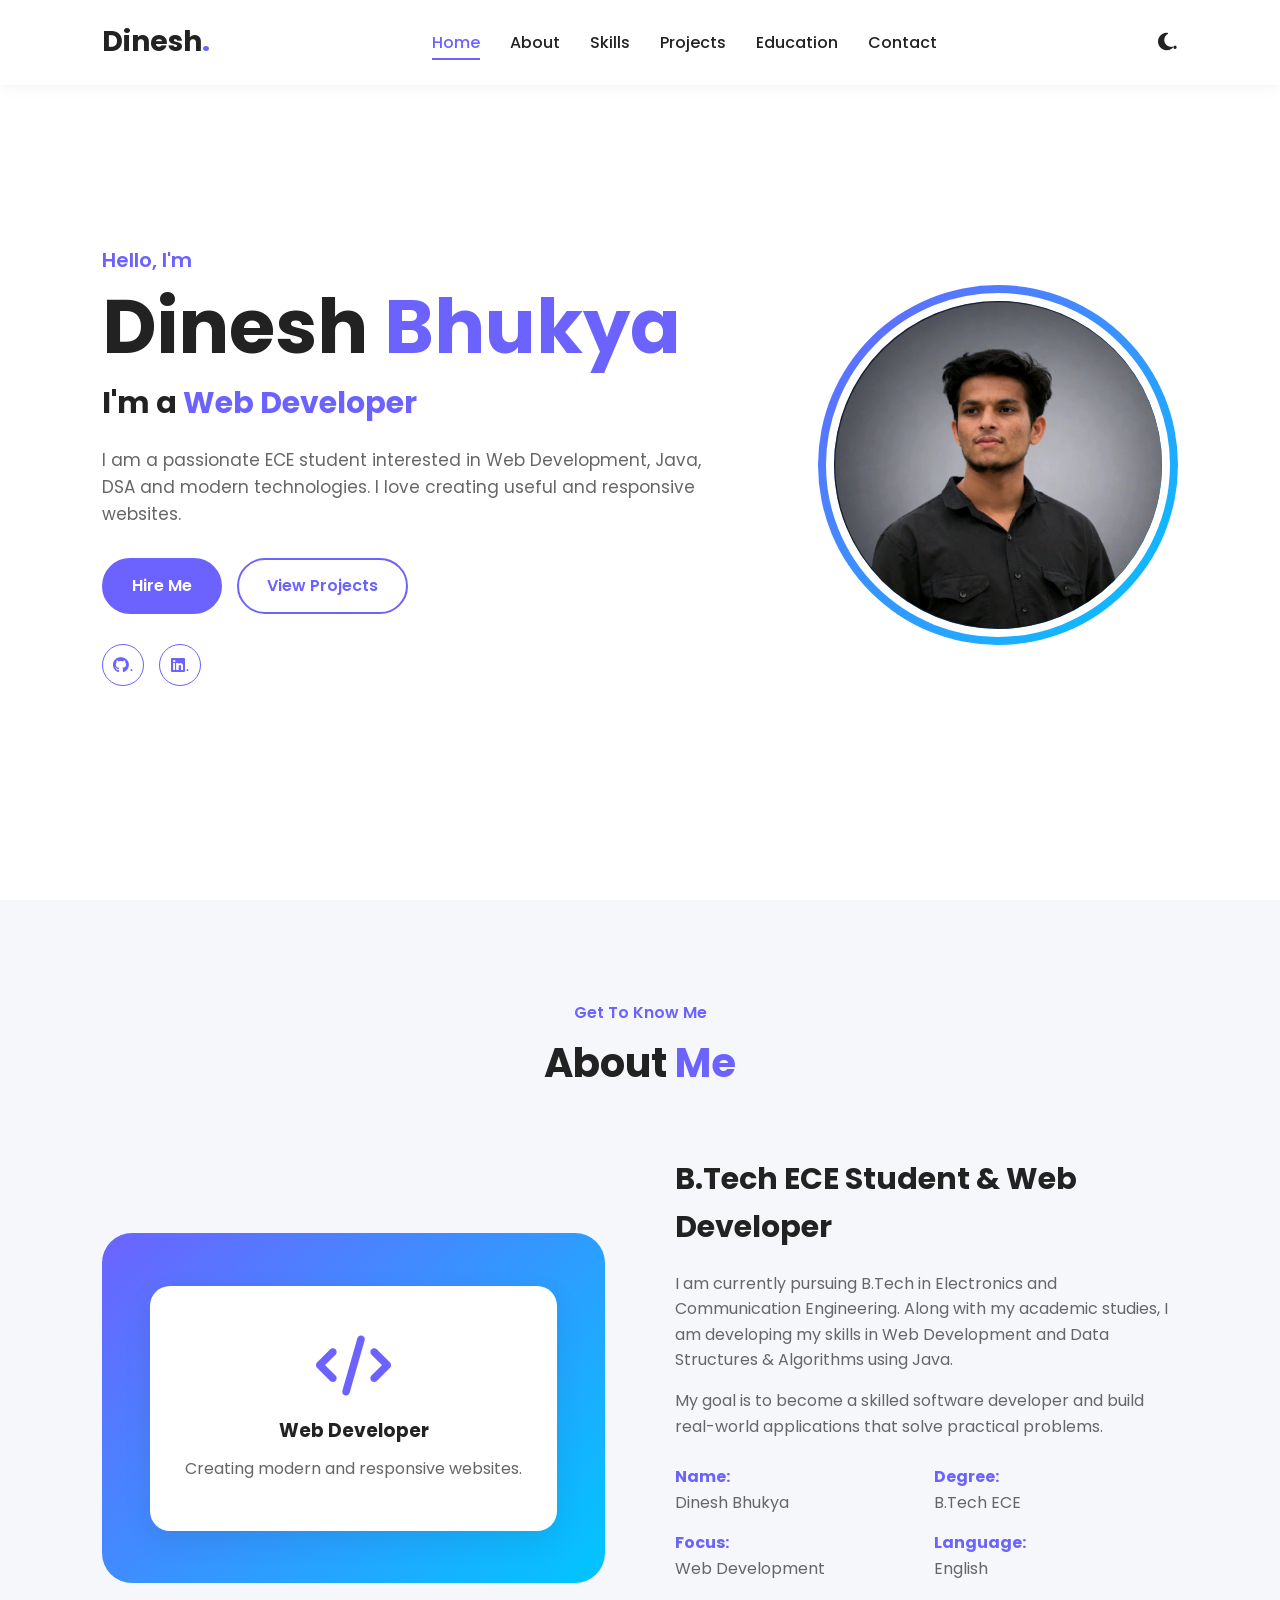
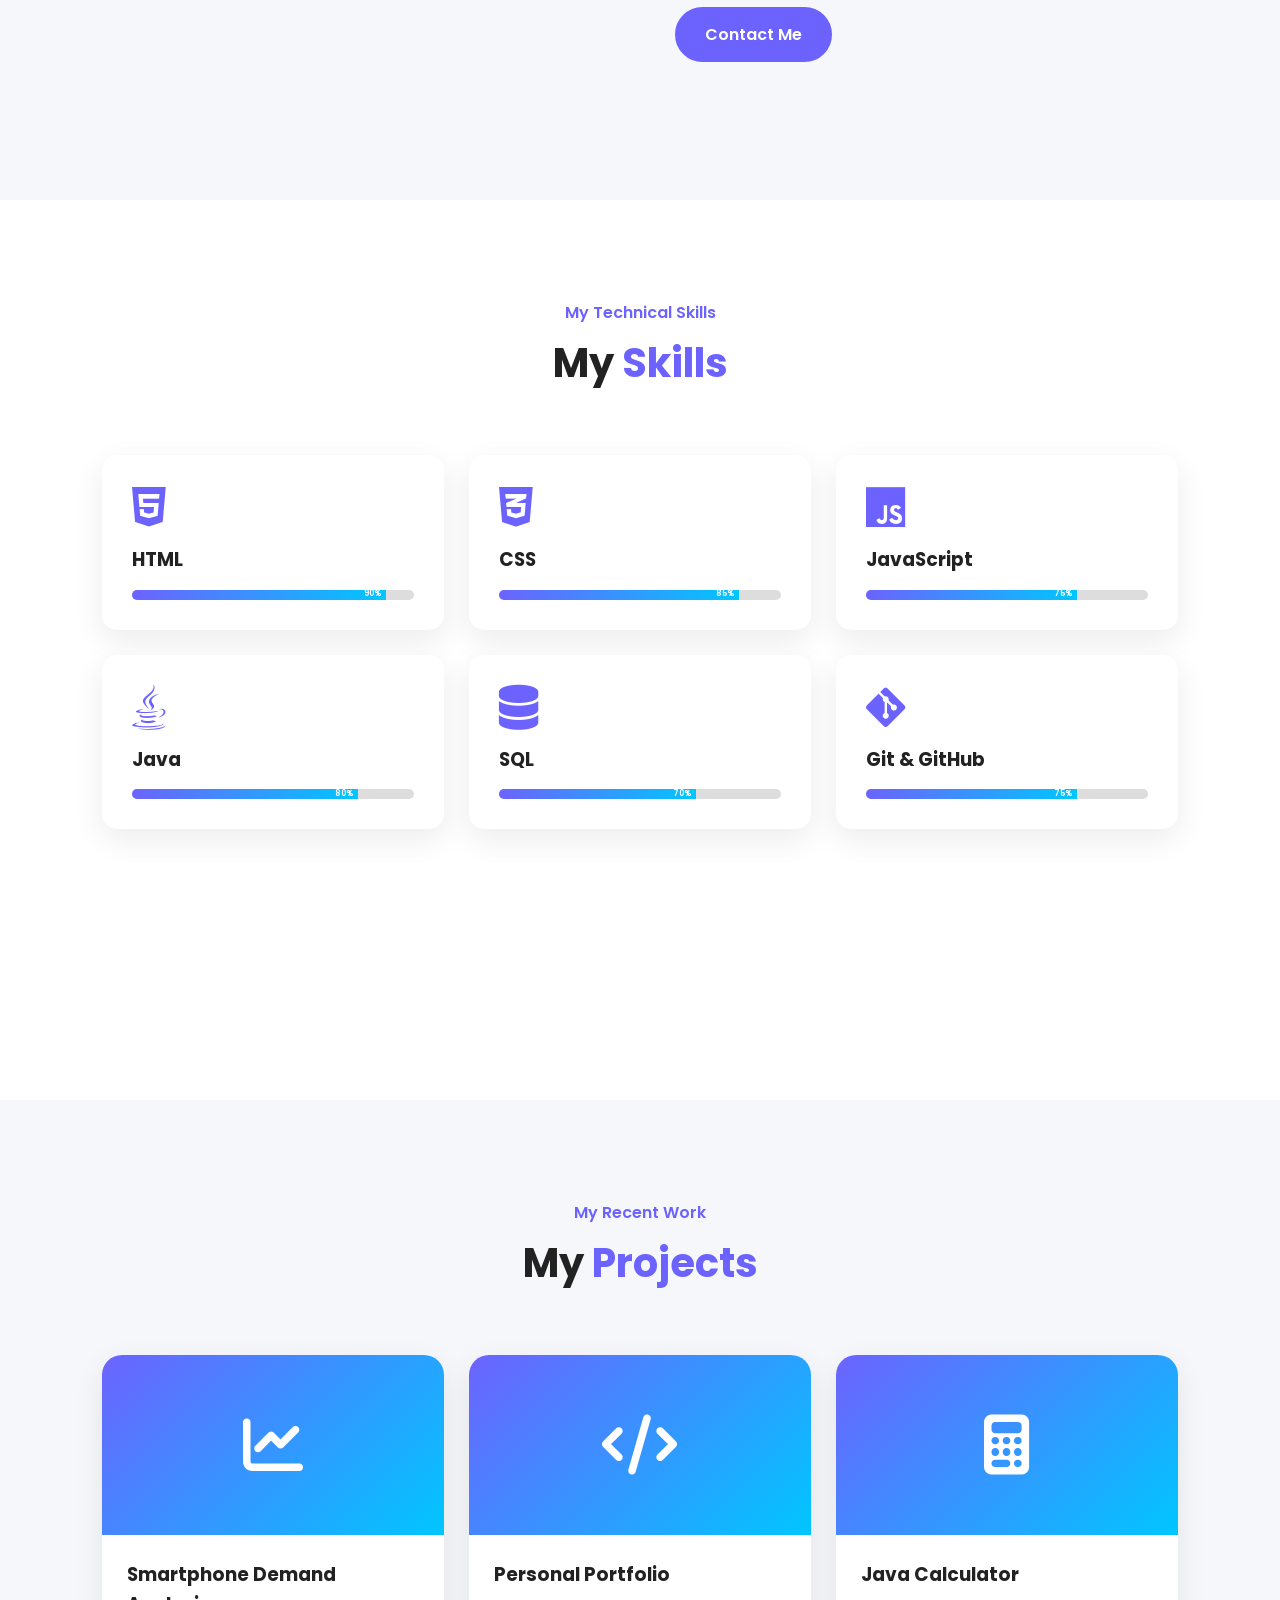
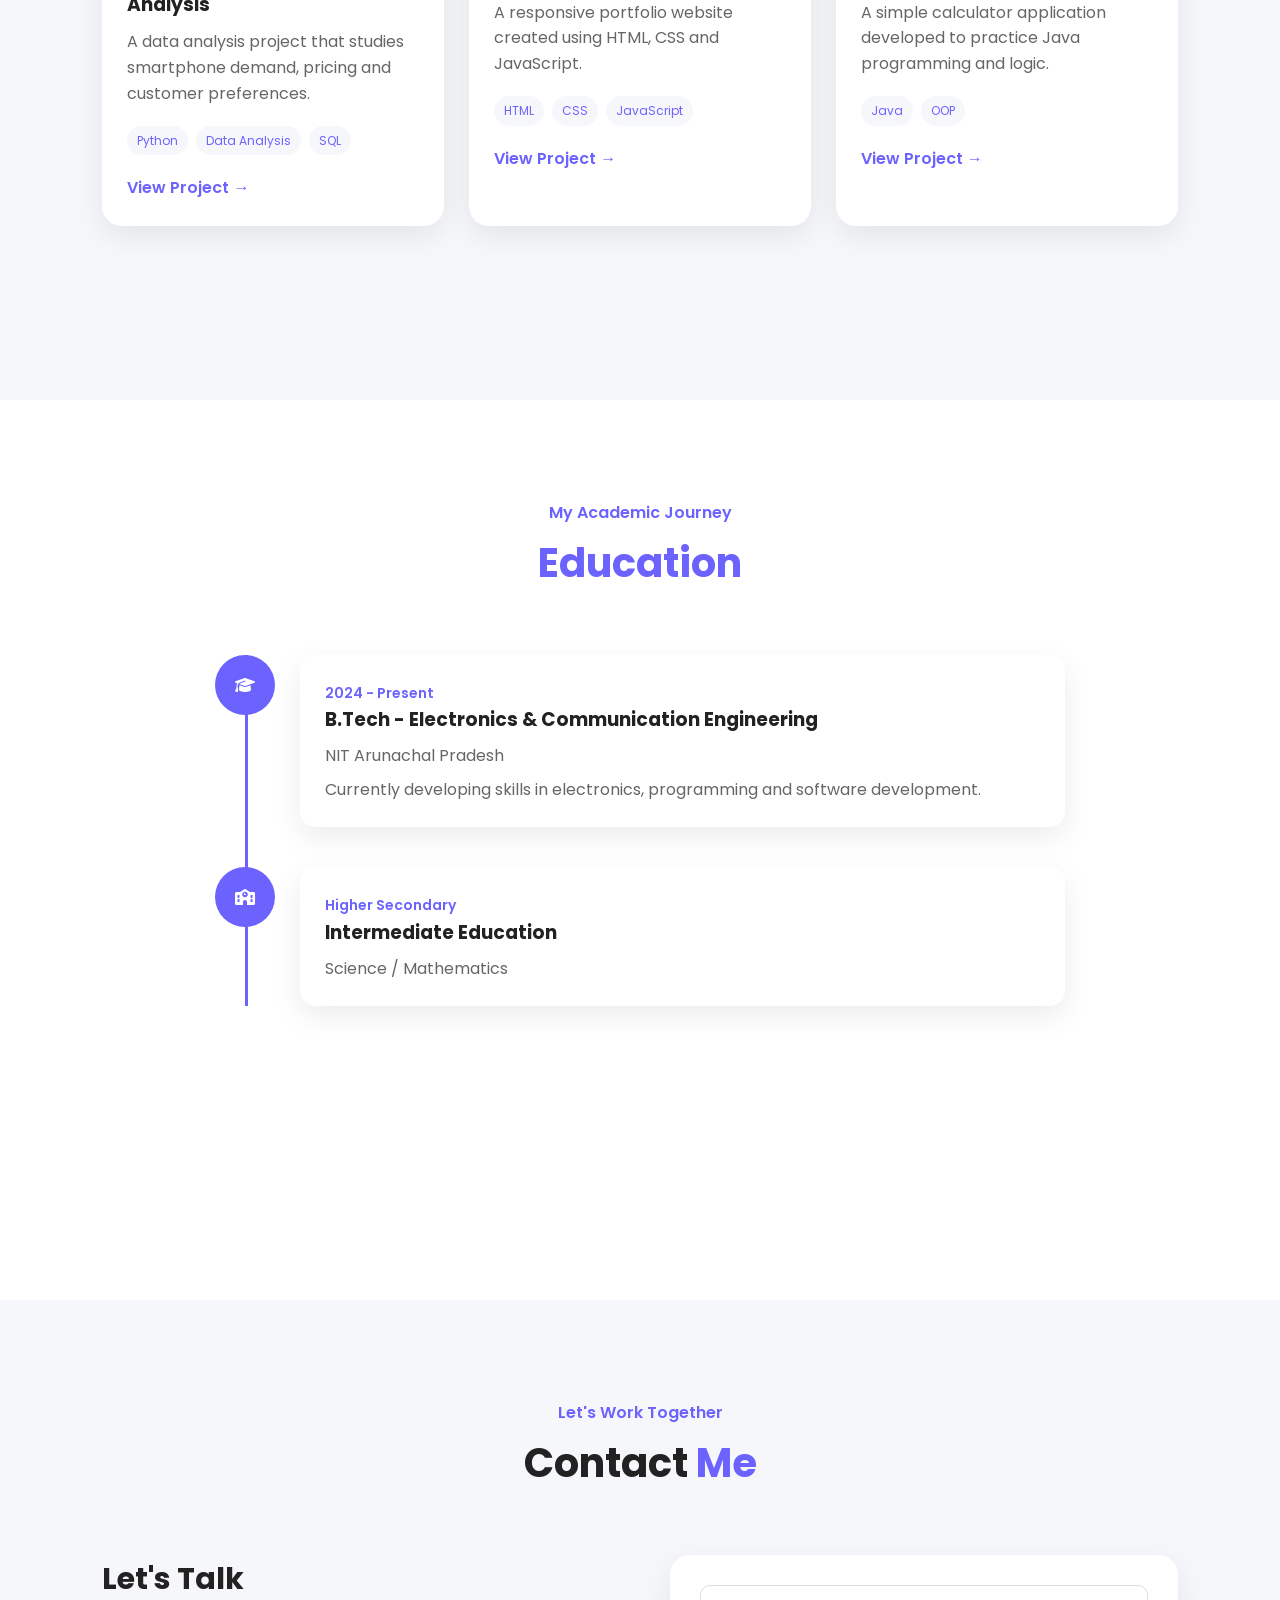
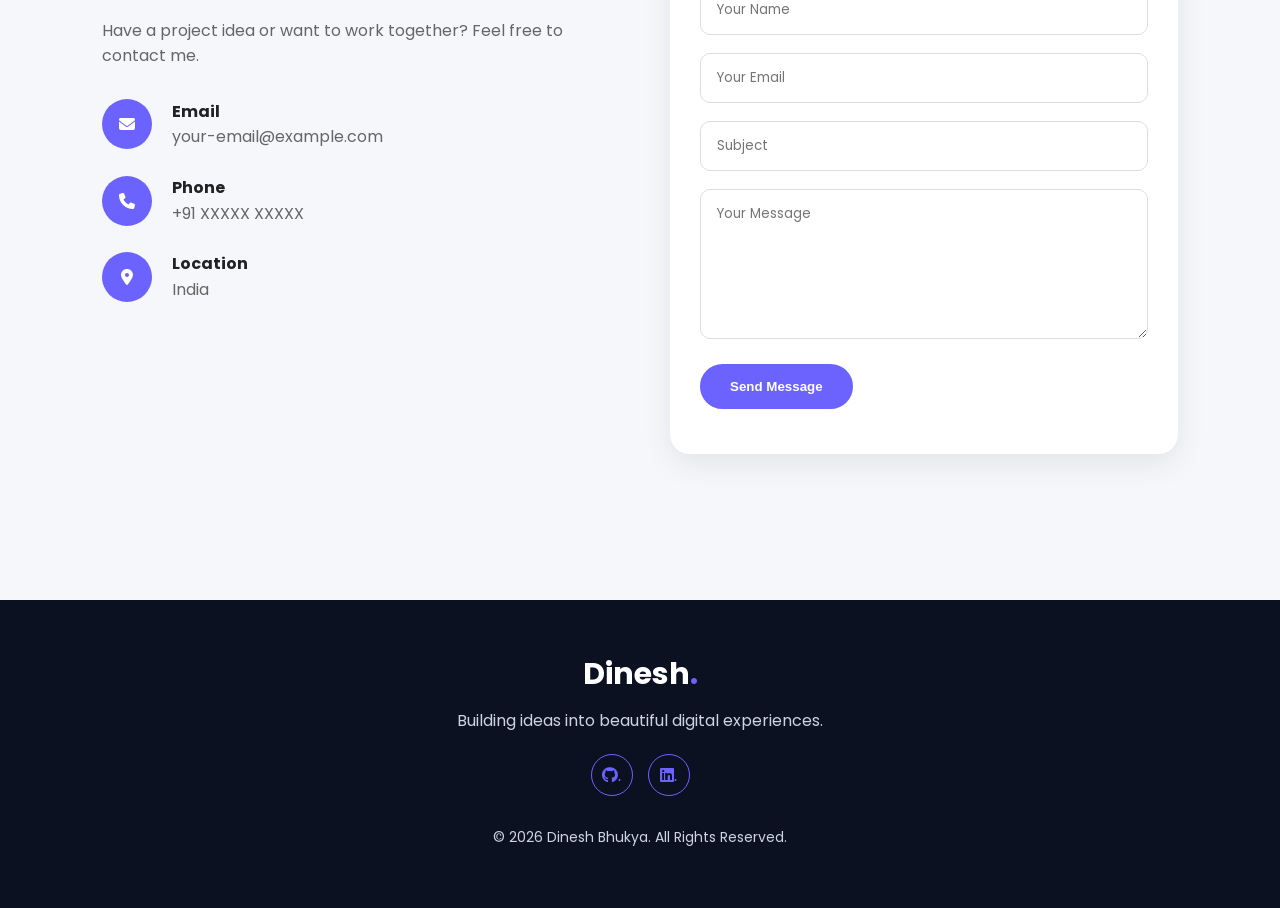
<file: 02.Portfolio-Website/index.html>
<!DOCTYPE html>
<html lang="en">

<head>
    <meta charset="UTF-8">
    <meta name="viewport" content="width=device-width, initial-scale=1.0">

    <title>Dinesh | Portfolio</title>

    <link rel="stylesheet" href="style.css">


    <link href="https://fonts.googleapis.com/css2?family=Poppins:wght@300;400;500;600;700&display=swap"
        rel="stylesheet">

  
    <link rel="stylesheet" href="https://cdnjs.cloudflare.com/ajax/libs/font-awesome/6.5.2/css/all.min.css">
</head>

<body>

    

    <header class="header">

        <a href="#home" class="logo">
            Dinesh<span>.</span>
        </a>

        <nav class="navbar" id="navbar">

            <a href="#home" class="active">Home</a>
            <a href="#about">About</a>
            <a href="#skills">Skills</a>
            <a href="#projects">Projects</a>
            <a href="#education">Education</a>
            <a href="#contact">Contact</a>

        </nav>

        <div class="nav-icons">

            <button id="theme-toggle">
                <i class="fa-solid fa-moon">.</i>
            </button>

            <button id="menu-toggle">
                <i class="fa-solid fa-bars">.</i>
            </button>

        </div>

    </header>


    

    <section class="home" id="home">

        <div class="home-content">

            <p class="welcome">
                Hello, I'm
            </p>

            <h1>
                Dinesh <span>Bhukya</span>
            </h1>

            <h2>
                I'm a <span id="typing"></span>
            </h2>

            <p class="home-description">

                I am a passionate ECE student interested in
                Web Development, Java, DSA and modern technologies.
                I love creating useful and responsive websites.

            </p>

            <div class="home-buttons">

                <a href="#contact" class="btn">
                    Hire Me
                </a>

                <a href="#projects" class="btn btn-outline">
                    View Projects
                </a>

            </div>

            <div class="social-icons">

                <a href="https://github.com/Dinesh5040" aria-label="GitHub">
                    <i class="fa-brands fa-github">.</i>
                </a>

                <a href="https://www.linkedin.com/in/dinesh-bhukya-7781b2326/" aria-label="LinkedIn">
                    <i class="fa-brands fa-linkedin">.</i>
                </a>
            </div>

        </div>


        <div class="home-image">

            <div class="image-circle">

                <img src="dp.png" alt="Dinesh Profile Photo">

            </div>

        </div>

    </section>


    

    <section class="about section" id="about">

        <div class="section-title">

            <p>Get To Know Me</p>

            <h2>About <span>Me</span></h2>

        </div>


        <div class="about-container">

            <div class="about-image">

                <div class="about-card">

                    <i class="fa-solid fa-code"></i>

                    <h3>Web Developer</h3>

                    <p>
                        Creating modern and responsive websites.
                    </p>

                </div>

            </div>


            <div class="about-content">

                <h3>
                    B.Tech ECE Student & Web Developer
                </h3>

                <p>

                    I am currently pursuing B.Tech in
                    Electronics and Communication Engineering.
                    Along with my academic studies, I am developing
                    my skills in Web Development and Data Structures
                    & Algorithms using Java.

                </p>

                <p>

                    My goal is to become a skilled software developer
                    and build real-world applications that solve
                    practical problems.

                </p>


                <div class="about-info">

                    <div>
                        <strong>Name:</strong>
                        <span>Dinesh Bhukya</span>
                    </div>

                    <div>
                        <strong>Degree:</strong>
                        <span>B.Tech ECE</span>
                    </div>

                    <div>
                        <strong>Focus:</strong>
                        <span>Web Development</span>
                    </div>

                    <div>
                        <strong>Language:</strong>
                        <span>English</span>
                    </div>

                </div>

                <a href="#contact" class="btn">
                    Contact Me
                </a>

            </div>

        </div>

    </section>



    <section class="skills section" id="skills">

        <div class="section-title">

            <p>My Technical Skills</p>

            <h2>My <span>Skills</span></h2>

        </div>


        <div class="skills-container">


            <div class="skill-box">

                <i class="fa-brands fa-html5"></i>

                <h3>HTML</h3>

                <div class="progress">

                    <div class="progress-bar html">
                        90%
                    </div>

                </div>

            </div>


            <div class="skill-box">

                <i class="fa-brands fa-css3-alt"></i>

                <h3>CSS</h3>

                <div class="progress">

                    <div class="progress-bar css">
                        85%
                    </div>

                </div>

            </div>


            <div class="skill-box">

                <i class="fa-brands fa-js"></i>

                <h3>JavaScript</h3>

                <div class="progress">

                    <div class="progress-bar javascript">
                        75%
                    </div>

                </div>

            </div>


            <div class="skill-box">

                <i class="fa-brands fa-java"></i>

                <h3>Java</h3>

                <div class="progress">

                    <div class="progress-bar java">
                        80%
                    </div>

                </div>

            </div>


            <div class="skill-box">

                <i class="fa-solid fa-database"></i>

                <h3>SQL</h3>

                <div class="progress">

                    <div class="progress-bar sql">
                        70%
                    </div>

                </div>

            </div>


            <div class="skill-box">

                <i class="fa-brands fa-git-alt"></i>

                <h3>Git & GitHub</h3>

                <div class="progress">

                    <div class="progress-bar git">
                        75%
                    </div>

                </div>

            </div>

        </div>

    </section>



    <section class="projects section" id="projects">

        <div class="section-title">

            <p>My Recent Work</p>

            <h2>My <span>Projects</span></h2>

        </div>


        <div class="projects-container">


         

            <div class="project-card">

                <div class="project-icon">

                    <i class="fa-solid fa-chart-line"></i>

                </div>

                <div class="project-content">

                    <h3>
                        Smartphone Demand Analysis
                    </h3>

                    <p>

                        A data analysis project that studies
                        smartphone demand, pricing and customer
                        preferences.

                    </p>

                    <div class="technologies">

                        <span>Python</span>
                        <span>Data Analysis</span>
                        <span>SQL</span>

                    </div>

                    <a href="#" class="project-link">
                        View Project →
                    </a>

                </div>

            </div>


          

            <div class="project-card">

                <div class="project-icon">

                    <i class="fa-solid fa-code"></i>

                </div>

                <div class="project-content">

                    <h3>
                        Personal Portfolio
                    </h3>

                    <p>

                        A responsive portfolio website created
                        using HTML, CSS and JavaScript.

                    </p>

                    <div class="technologies">

                        <span>HTML</span>
                        <span>CSS</span>
                        <span>JavaScript</span>

                    </div>

                    <a href="#" class="project-link">
                        View Project →
                    </a>

                </div>

            </div>


         

            <div class="project-card">

                <div class="project-icon">

                    <i class="fa-solid fa-calculator"></i>

                </div>

                <div class="project-content">

                    <h3>
                        Java Calculator
                    </h3>

                    <p>

                        A simple calculator application developed
                        to practice Java programming and logic.

                    </p>

                    <div class="technologies">

                        <span>Java</span>
                        <span>OOP</span>

                    </div>

                    <a href="#" class="project-link">
                        View Project →
                    </a>

                </div>

            </div>


        </div>

    </section>


    <!-- ================= EDUCATION ================= -->

    <section class="education section" id="education">

        <div class="section-title">

            <p>My Academic Journey</p>

            <h2><span>Education</span></h2>

        </div>


        <div class="timeline">


            <div class="timeline-item">

                <div class="timeline-icon">

                    <i class="fa-solid fa-graduation-cap"></i>

                </div>

                <div class="timeline-content">

                    <span>
                        2024 - Present
                    </span>

                    <h3>
                        B.Tech - Electronics & Communication Engineering
                    </h3>

                    <p>
                        NIT Arunachal Pradesh
                    </p>

                    <p>
                        Currently developing skills in electronics,
                        programming and software development.
                    </p>

                </div>

            </div>


            <div class="timeline-item">

                <div class="timeline-icon">

                    <i class="fa-solid fa-school"></i>

                </div>

                <div class="timeline-content">

                    <span>
                        Higher Secondary
                    </span>

                    <h3>
                        Intermediate Education
                    </h3>

                    <p>
                        Science / Mathematics
                    </p>

                </div>

            </div>


        </div>

    </section>


    <section class="contact section" id="contact">

        <div class="section-title">

            <p>Let's Work Together</p>

            <h2>Contact <span>Me</span></h2>

        </div>


        <div class="contact-container">


            <div class="contact-info">

                <h3>
                    Let's Talk
                </h3>

                <p>

                    Have a project idea or want to work together?
                    Feel free to contact me.

                </p>


                <div class="contact-item">

                    <i class="fa-solid fa-envelope"></i>

                    <div>

                        <h4>Email</h4>

                        <p>
                            your-email@example.com
                        </p>

                    </div>

                </div>


                <div class="contact-item">

                    <i class="fa-solid fa-phone"></i>

                    <div>

                        <h4>Phone</h4>

                        <p>
                            +91 XXXXX XXXXX
                        </p>

                    </div>

                </div>


                <div class="contact-item">

                    <i class="fa-solid fa-location-dot"></i>

                    <div>

                        <h4>Location</h4>

                        <p>
                            India
                        </p>

                    </div>

                </div>

            </div>


            <form id="contact-form" class="contact-form">

                <div class="input-box">

                    <input type="text" id="name" placeholder="Your Name" required>

                </div>


                <div class="input-box">

                    <input type="email" id="email" placeholder="Your Email" required>

                </div>


                <div class="input-box">

                    <input type="text" id="subject" placeholder="Subject" required>

                </div>


                <div class="input-box">

                    <textarea id="message" rows="6" placeholder="Your Message" required></textarea>

                </div>


                <button type="submit" class="btn">

                    Send Message

                </button>

                <p id="form-message"></p>

            </form>

        </div>

    </section>


    <footer class="footer">

        <div class="footer-content">

            <h2>
                Dinesh<span>.</span>
            </h2>

            <p>
                Building ideas into beautiful digital experiences.
            </p>


            <div class="social-icons">

                <a href="https://github.com/Dinesh5040">
                    <i class="fa-brands fa-github">.</i>
                </a>

                <a href="https://www.linkedin.com/in/dinesh-bhukya-7781b2326/">
                    <i class="fa-brands fa-linkedin">.</i>
                </a>

            </div>


            <p class="copyright">

                © 2026 Dinesh Bhukya. All Rights Reserved.

            </p>

        </div>

    </footer>
    <button id="back-to-top">

        <i class="fa-solid fa-arrow-up">TOP</i>

    </button>


    <script src="script.js"></script>

</body>

</html>
</file>
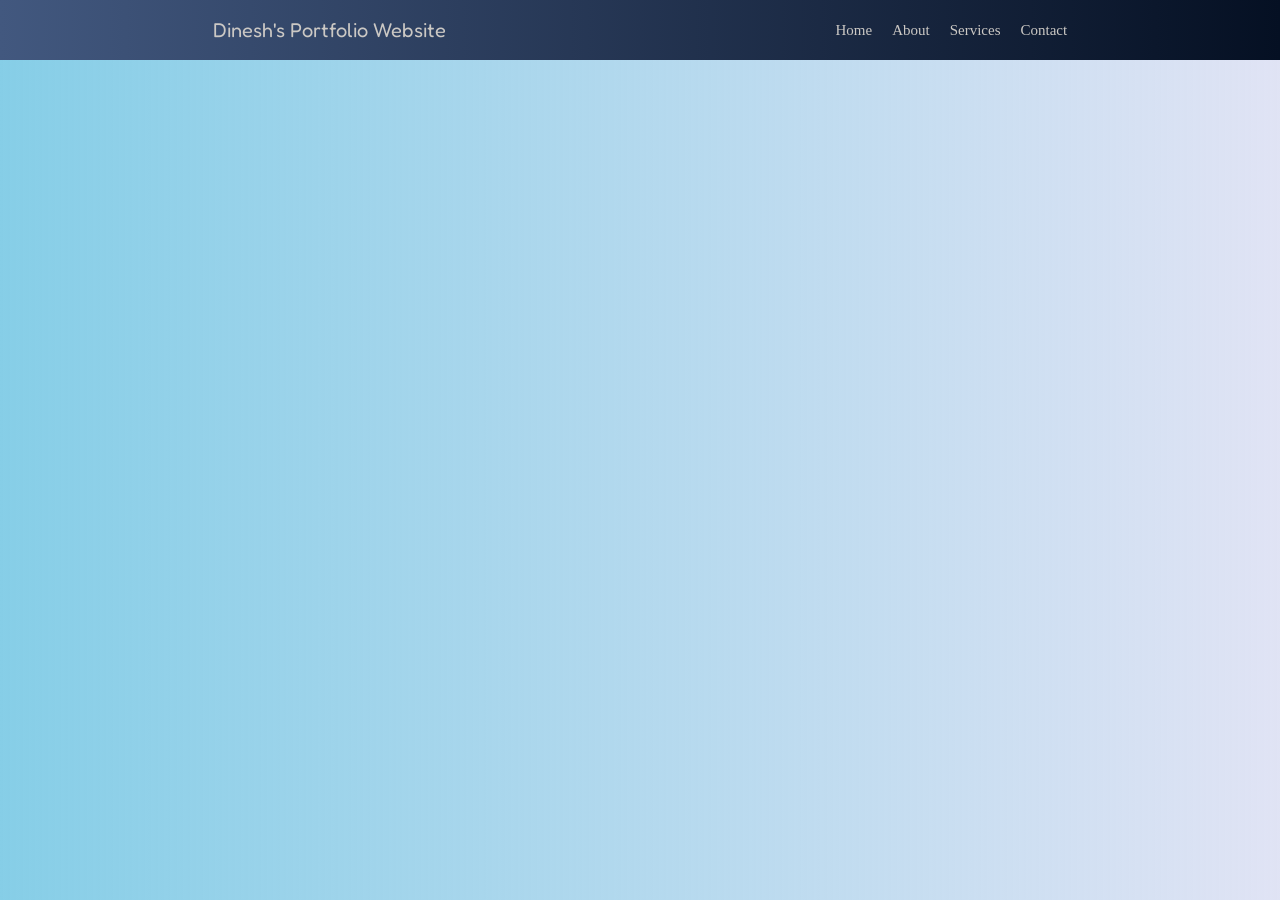
<file: 03.Portfolio-Website/index.html>
<!DOCTYPE html>
<html lang="en">
<head>
    <meta charset="UTF-8">
    <meta name="viewport" content="width=device-width, initial-scale=1.0">
    <title>Dinesh's Portofolio Websie</title>
</head>
<link rel="stylesheet" href="style.css">
<link rel="preconnect" href="https://fonts.googleapis.com">
<link rel="preconnect" href="https://fonts.gstatic.com" crossorigin>
<link href="https://fonts.googleapis.com/css2?family=Fredoka:wght@300..700&display=swap" rel="stylesheet">
<body>
    <nav>
        <div class="logo">Dinesh's Portfolio Website</div>
        <ul>
            <li>Home</li>
            <li>About</li>
            <li>Services</li>
            <li>Contact</li>
        </ul>
    </nav>
    
</body>
</html>
</file>
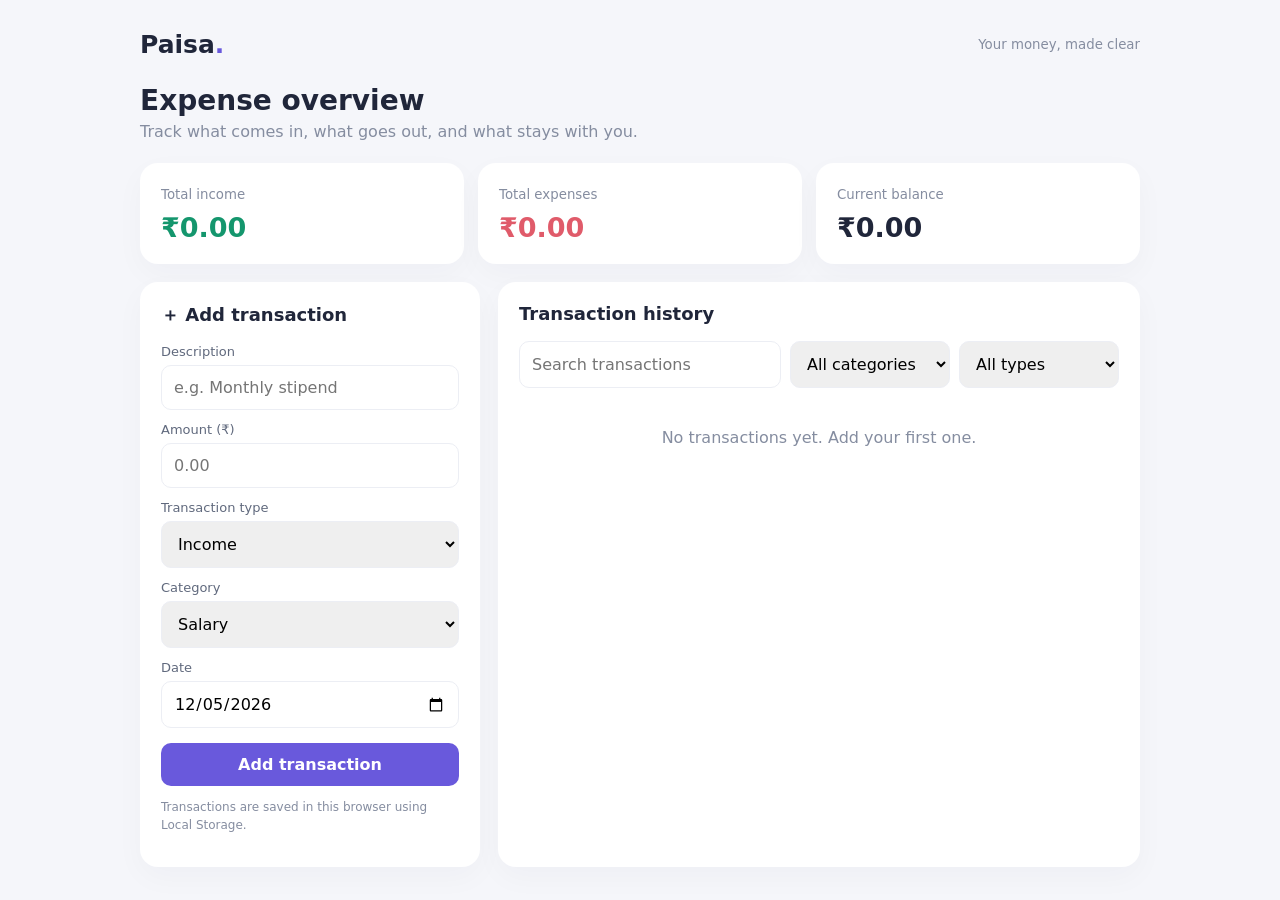
<file: 04.Expense Tracker/index.html>
<!DOCTYPE html>
<html lang="en">
<head>
  <meta charset="UTF-8"><meta name="viewport" content="width=device-width, initial-scale=1.0">
  <title>Paisa - Expense Tracker</title><link rel="stylesheet" href="style.css">
</head>
<body>
<main class="wrap">
  <header class="head"><div class="logo">Paisa<span>.</span></div><small>Your money, made clear</small></header>
  <h1>Expense overview</h1><p class="lead">Track what comes in, what goes out, and what stays with you.</p>
  <section class="cards">
    <div class="card"><small>Total income</small><div class="amount income" id="incomeTotal">₹0.00</div></div>
    <div class="card"><small>Total expenses</small><div class="amount expense" id="expenseTotal">₹0.00</div></div>
    <div class="card"><small>Current balance</small><div class="amount" id="balance">₹0.00</div></div>
  </section>
  <div class="layout">
    <section class="box">
      <h2 id="formTitle">＋ Add transaction</h2>
      <form id="form">
        <label for="title">Description</label><input id="title" placeholder="e.g. Monthly stipend" maxlength="70" required>
        <label for="amount">Amount (₹)</label><input id="amount" type="number" min="0.01" step="0.01" placeholder="0.00" required>
        <label for="type">Transaction type</label><select id="type"><option value="income">Income</option><option value="expense">Expense</option></select>
        <label for="category">Category</label><select id="category"><option>Salary</option><option>Freelance</option><option>Food</option><option>Travel</option><option>Shopping</option><option>Bills</option><option>Education</option><option>Health</option><option>Other</option></select>
        <label for="date">Date</label><input id="date" type="date" required>
        <button id="submitBtn">Add transaction</button><button type="button" id="cancel" class="cancel">Cancel edit</button>
      </form>
      <p class="hint">Transactions are saved in this browser using Local Storage.</p>
    </section>
    <section class="box">
      <h2>Transaction history</h2>
      <div class="filters">
        <input id="search" placeholder="Search transactions">
        <select id="categoryFilter"><option value="all">All categories</option><option>Salary</option><option>Freelance</option><option>Food</option><option>Travel</option><option>Shopping</option><option>Bills</option><option>Education</option><option>Health</option><option>Other</option></select>
        <select id="typeFilter"><option value="all">All types</option><option value="income">Income</option><option value="expense">Expense</option></select>
      </div>
      <div id="history"></div>
    </section>
  </div>
</main>
<script src="script.js"></script>
</body></html>
</file>
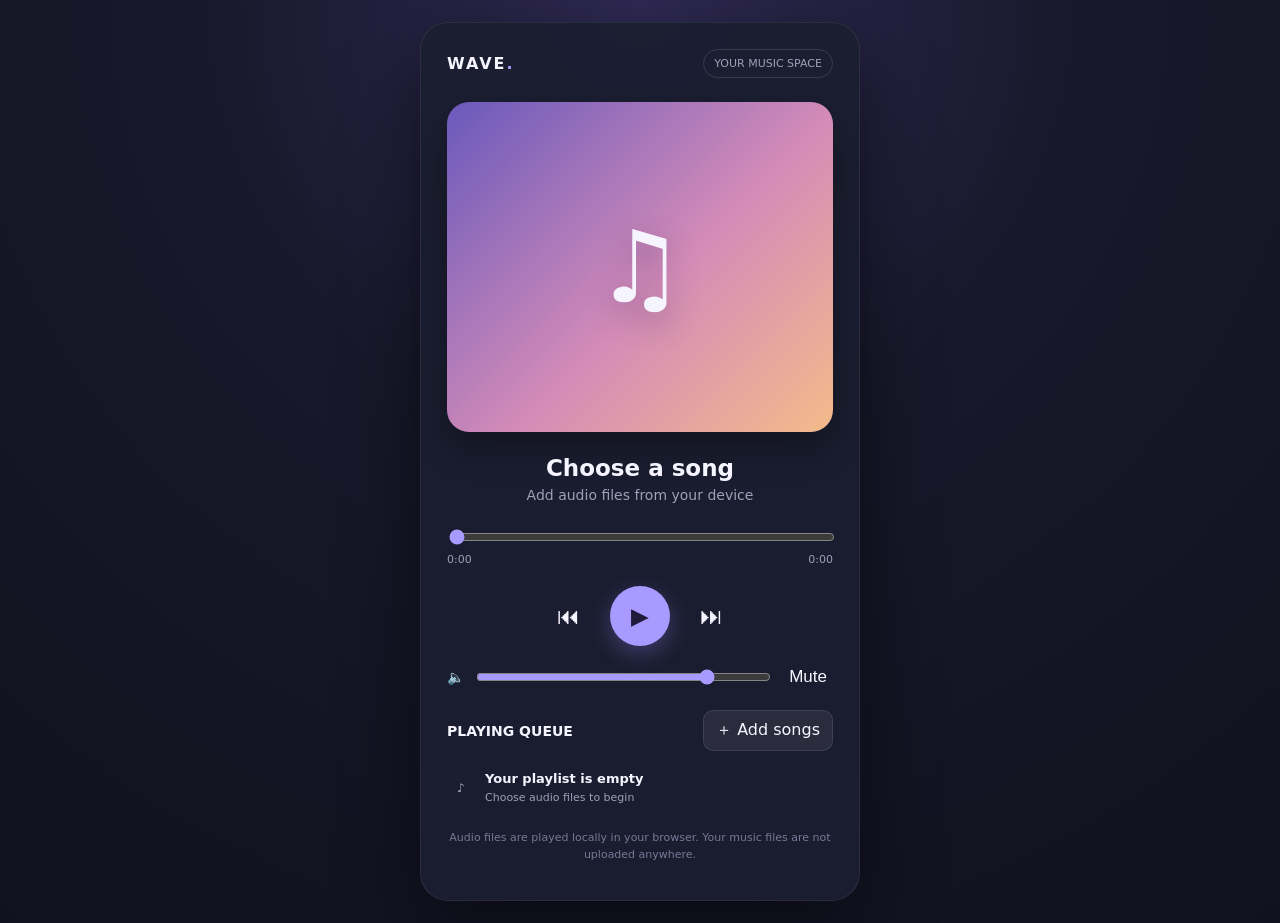
<file: 05.Music-Player/index.html>
<!DOCTYPE html>
<html lang="en">
<head><meta charset="UTF-8"><meta name="viewport" content="width=device-width, initial-scale=1.0">
<title>Wave - Music Player</title><link rel="stylesheet" href="style.css"></head>
<body>
<main class="player">
  <header class="top"><div class="brand">WAVE<span>.</span></div><div class="badge">YOUR MUSIC SPACE</div></header>
  <div class="art" id="art"><div class="disc">♫</div></div>
  <section class="info"><h1 id="title">Choose a song</h1><p id="artist">Add audio files from your device</p></section>
  <div class="timeline"><input class="range" id="seek" type="range" min="0" max="100" value="0"><div class="times"><span id="current">0:00</span><span id="duration">0:00</span></div></div>
  <div class="controls"><button class="ctrl" id="prev" aria-label="Previous">⏮</button><button class="ctrl play" id="play" aria-label="Play">▶</button><button class="ctrl" id="next" aria-label="Next">⏭</button></div>
  <div class="bottom"><span>🔈</span><input id="volume" type="range" min="0" max="1" step=".01" value=".8"><button class="ctrl mute" id="mute">Mute</button></div>
  <div class="playlistHead"><b>PLAYING QUEUE</b><label class="add" for="files">＋ Add songs</label><input id="files" type="file" accept="audio/*" multiple></div>
  <div id="playlist"><div class="song"><span class="num">♪</span><div class="songmeta"><b>Your playlist is empty</b><small>Choose audio files to begin</small></div></div></div>
  <p class="note">Audio files are played locally in your browser. Your music files are not uploaded anywhere.</p>
  <audio id="audio"></audio>
</main>
<script src="script.js"></script>
</body></html>
</file>
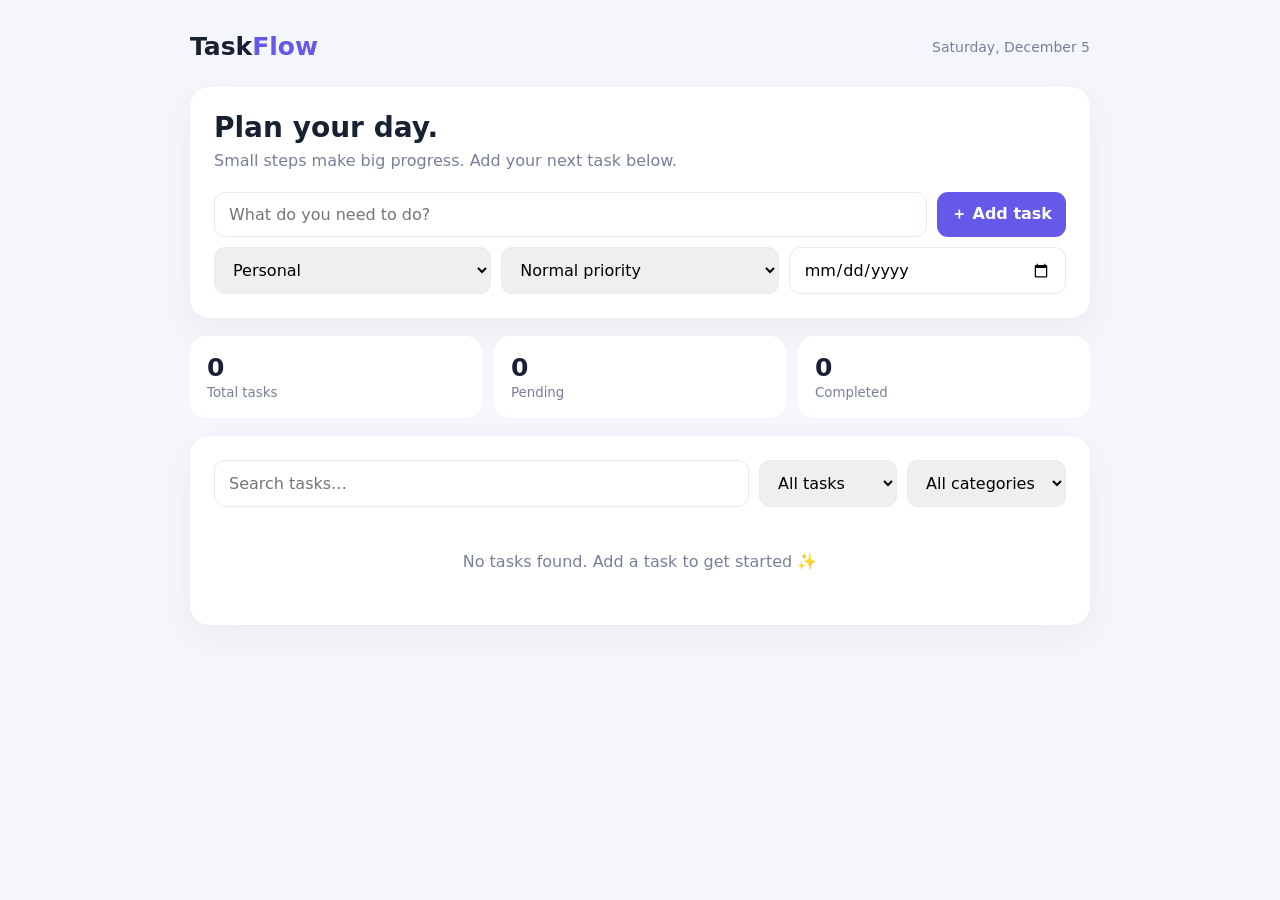
<file: 06.ToDo-List/index.html>
<!DOCTYPE html>
<html lang="en">
<head>
  <meta charset="UTF-8">
  <meta name="viewport" content="width=device-width, initial-scale=1.0">
  <title>TaskFlow - To-Do List</title>
  <link rel="stylesheet" href="style.css">
</head>
<body>
  <main class="app">
    <header class="top"><div class="brand">Task<span>Flow</span></div><div class="date" id="today"></div></header>
    <section class="panel">
      <h1>Plan your day.</h1>
      <p class="sub">Small steps make big progress. Add your next task below.</p>
      <form id="taskForm">
        <input id="taskInput" placeholder="What do you need to do?" maxlength="100" required>
        <button type="submit">＋ Add task</button>
      </form>
      <div class="extras">
        <select id="category"><option>Personal</option><option>Study</option><option>Work</option><option>Health</option><option>Other</option></select>
        <select id="priority"><option value="Normal">Normal priority</option><option value="High">High priority</option><option value="Low">Low priority</option></select>
        <input type="date" id="dueDate" aria-label="Due date">
      </div>
    </section>
    <section class="stats">
      <div class="stat"><b id="total">0</b><small>Total tasks</small></div>
      <div class="stat"><b id="pending">0</b><small>Pending</small></div>
      <div class="stat"><b id="completed">0</b><small>Completed</small></div>
    </section>
    <section class="panel">
      <div class="tools">
        <input id="search" placeholder="Search tasks…">
        <select id="filter"><option value="all">All tasks</option><option value="pending">Pending</option><option value="completed">Completed</option></select>
        <select id="categoryFilter"><option value="all">All categories</option><option>Personal</option><option>Study</option><option>Work</option><option>Health</option><option>Other</option></select>
      </div>
      <div id="list"></div>
    </section>
  </main>
  <script src="script.js"></script>
</body>
</html>
</file>
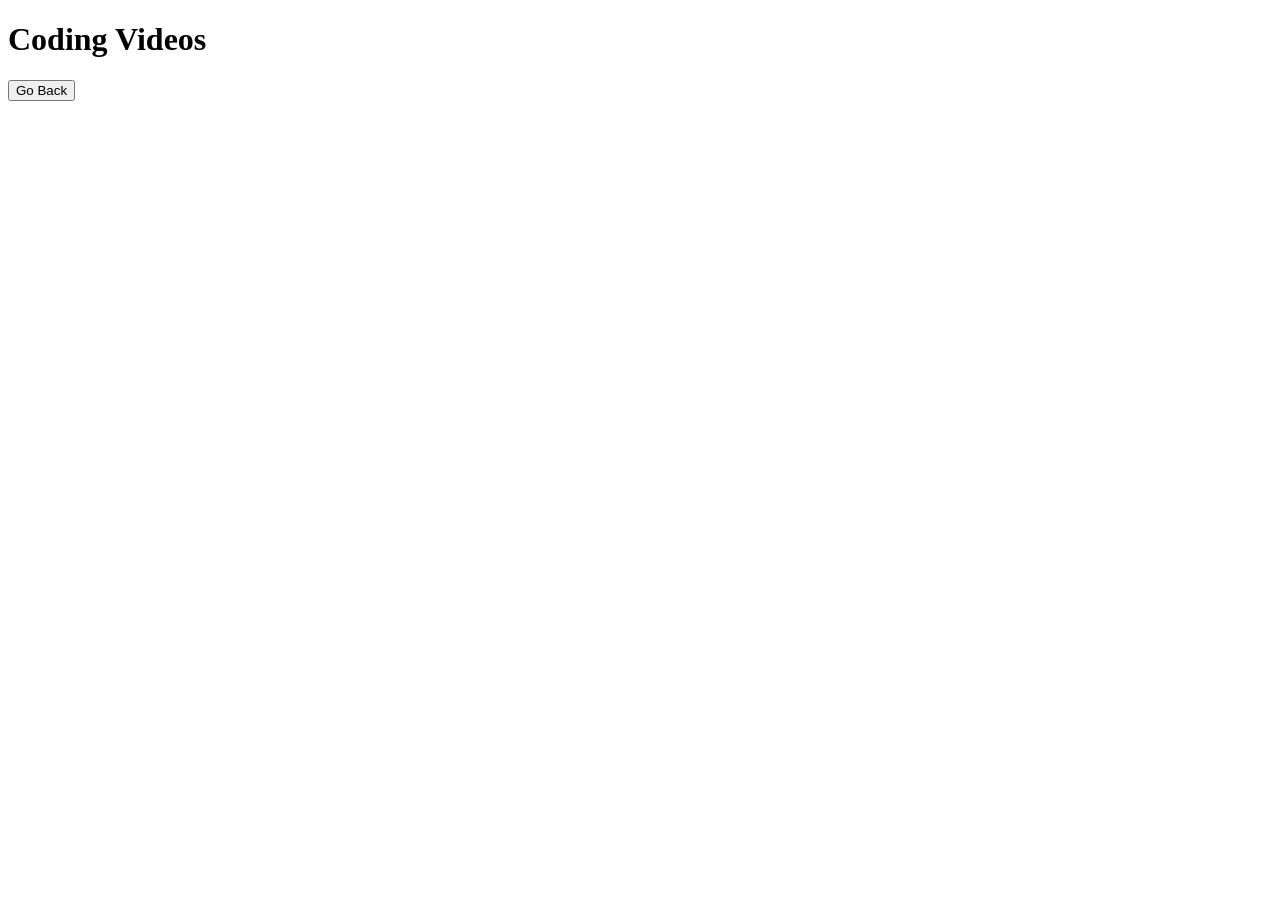
<file: coding.html>
<!DOCTYPE html>
<html lang="en">

<head>
    <meta charset="UTF-8">
    <meta name="viewport" content="width=device-width, initial-scale=1.0">
    <title>Coding</title>
</head>

<body>
    <h1>Coding Videos</h1>
    <a href="index.html"><button>Go Back</button></a>
    <br>
    <iframe width="560" height="315" src="https://www.youtube.com/embed/MAlSjtxy5ak?si=WON33BmlTKzTjOGu"
        title="YouTube video player" frameborder="0"
        allow="accelerometer; autoplay; clipboard-write; encrypted-media; gyroscope; picture-in-picture; web-share"
        referrerpolicy="strict-origin-when-cross-origin" allowfullscreen></iframe>
    <iframe width="560" height="315" src="https://www.youtube.com/embed/eKqY-oP1d_Y?si=EtEPVyD9LKcLXQSJ"
        title="YouTube video player" frameborder="0"
        allow="accelerometer; autoplay; clipboard-write; encrypted-media; gyroscope; picture-in-picture; web-share"
        referrerpolicy="strict-origin-when-cross-origin" allowfullscreen></iframe>
    <iframe width="560" height="315" src="https://www.youtube.com/embed/uV13Myyoee0?si=hYb1xxOunp1cCl8R"
        title="YouTube video player" frameborder="0"
        allow="accelerometer; autoplay; clipboard-write; encrypted-media; gyroscope; picture-in-picture; web-share"
        referrerpolicy="strict-origin-when-cross-origin" allowfullscreen></iframe>
    <iframe width="560" height="315" src="https://www.youtube.com/embed/N7ZmPYaXoic?si=SZABT8O_hMxnvI3j"
        title="YouTube video player" frameborder="0"
        allow="accelerometer; autoplay; clipboard-write; encrypted-media; gyroscope; picture-in-picture; web-share"
        referrerpolicy="strict-origin-when-cross-origin" allowfullscreen></iframe>

</body>

</html>
</file>
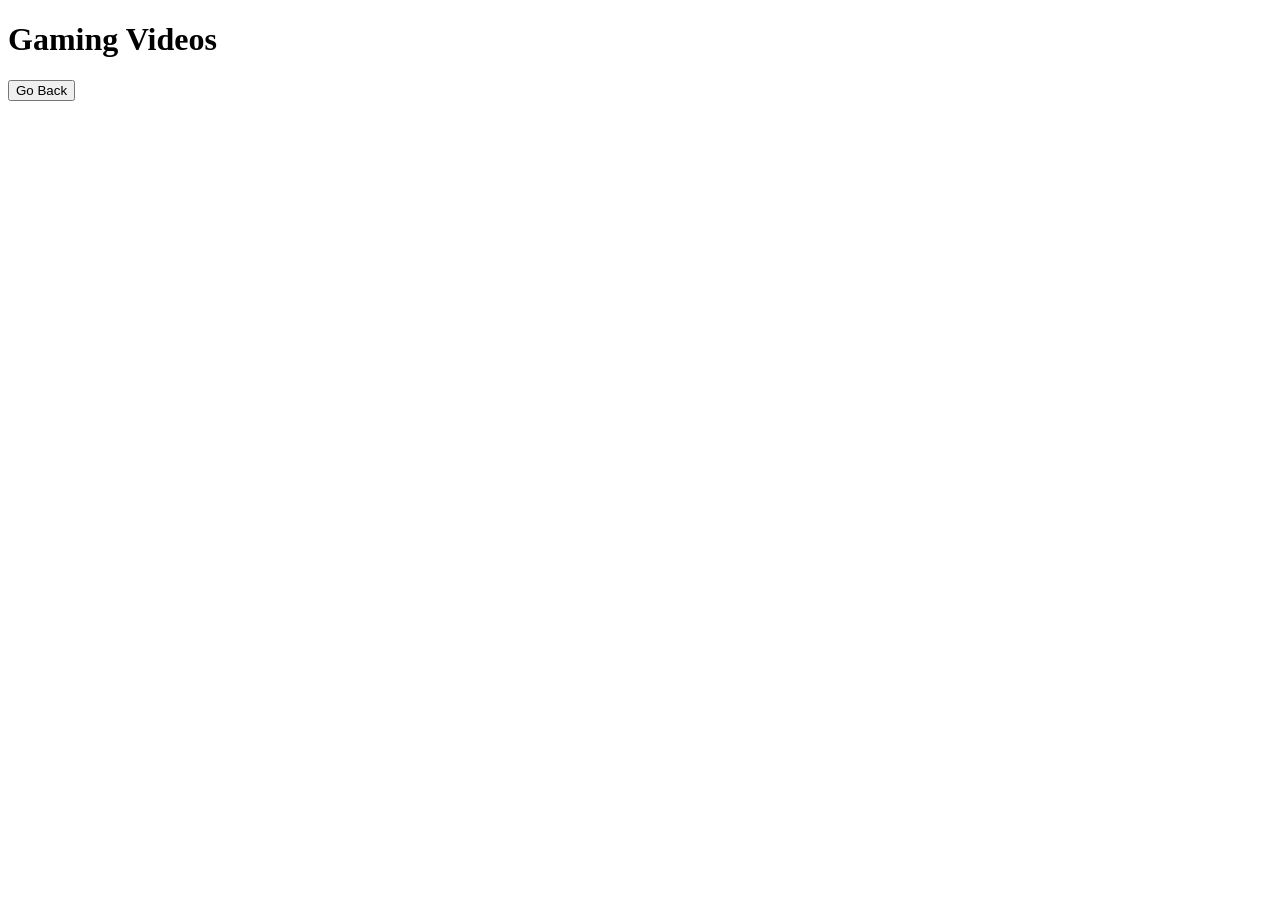
<file: gaming.html>
<!DOCTYPE html>
<html lang="en">
<head>
    <meta charset="UTF-8">
    <meta name="viewport" content="width=device-width, initial-scale=1.0">
    <title>Gaming</title>
</head>
<body>
    <h1>Gaming Videos</h1>
    <a href="index.html"><button>Go Back</button></a>
    <br>
    <iframe width="560" height="315" src="https://www.youtube.com/embed/MsrEHVmEqPc?si=Y37oBIJ7LJSiqpEa" title="YouTube video player" frameborder="0" allow="accelerometer; autoplay; clipboard-write; encrypted-media; gyroscope; picture-in-picture; web-share" referrerpolicy="strict-origin-when-cross-origin" allowfullscreen></iframe>
    <iframe width="560" height="315" src="https://www.youtube.com/embed/dP1ZtdzMbBY?si=vhpfPDj_aVbbPjJJ" title="YouTube video player" frameborder="0" allow="accelerometer; autoplay; clipboard-write; encrypted-media; gyroscope; picture-in-picture; web-share" referrerpolicy="strict-origin-when-cross-origin" allowfullscreen></iframe>
    <iframe width="560" height="315" src="https://www.youtube.com/embed/8OQZoR34hzg?si=igAS3joMg0NtakyY" title="YouTube video player" frameborder="0" allow="accelerometer; autoplay; clipboard-write; encrypted-media; gyroscope; picture-in-picture; web-share" referrerpolicy="strict-origin-when-cross-origin" allowfullscreen></iframe>
    <iframe width="560" height="315" src="https://www.youtube.com/embed/jSWrlLKb-sw?si=g2kcRfZXPjim35Um" title="YouTube video player" frameborder="0" allow="accelerometer; autoplay; clipboard-write; encrypted-media; gyroscope; picture-in-picture; web-share" referrerpolicy="strict-origin-when-cross-origin" allowfullscreen></iframe>
    
</body>
</html>
</file>
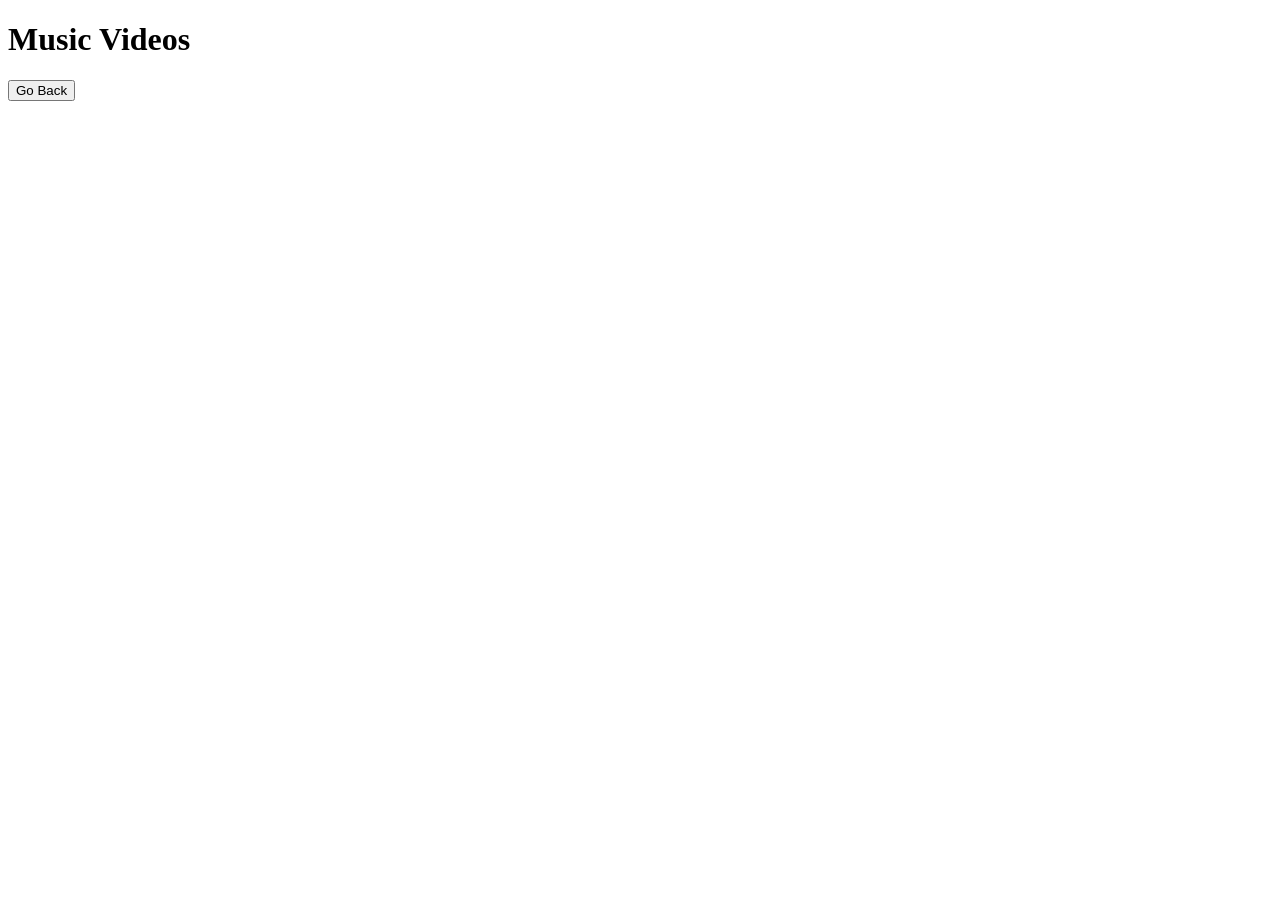
<file: music.html>
<!DOCTYPE html>
<html lang="en">
<head>
    <meta charset="UTF-8">
    <meta name="viewport" content="width=device-width, initial-scale=1.0">
    <title>Music</title>
</head>
<body>
    <h1>Music Videos</h1>
    <a href="index.html"><button>Go Back</button></a>
    <br>
    <iframe width="560" height="315" src="https://www.youtube.com/embed/A_RV2H2F9jw?si=A2HQ6kXT493_-ZGO" title="YouTube video player" frameborder="0" allow="accelerometer; autoplay; clipboard-write; encrypted-media; gyroscope; picture-in-picture; web-share" referrerpolicy="strict-origin-when-cross-origin" allowfullscreen></iframe>
    <iframe width="560" height="315" src="https://www.youtube.com/embed/47NqTUWJMu8?si=L5mW7Zl22gEThKj4" title="YouTube video player" frameborder="0" allow="accelerometer; autoplay; clipboard-write; encrypted-media; gyroscope; picture-in-picture; web-share" referrerpolicy="strict-origin-when-cross-origin" allowfullscreen></iframe>
    <iframe width="560" height="315" src="https://www.youtube.com/embed/hGOqqLjgfe4?si=m1yLP_T5OGGIilZ4" title="YouTube video player" frameborder="0" allow="accelerometer; autoplay; clipboard-write; encrypted-media; gyroscope; picture-in-picture; web-share" referrerpolicy="strict-origin-when-cross-origin" allowfullscreen></iframe>
    <iframe width="560" height="315" src="https://www.youtube.com/embed/NEAsHXgmqas?si=lmmLnLrxZGo2RNtV" title="YouTube video player" frameborder="0" allow="accelerometer; autoplay; clipboard-write; encrypted-media; gyroscope; picture-in-picture; web-share" referrerpolicy="strict-origin-when-cross-origin" allowfullscreen></iframe>

    
</body>
</html>
</file>
<file: 02.Portfolio-Website/style.css>
* {
    margin: 0;
    padding: 0;
    box-sizing: border-box;
    scroll-behavior: smooth;
}

:root {

    --primary: #6c63ff;
    --secondary: #00c6ff;

    --background: #ffffff;
    --background-secondary: #f6f7fb;

    --text: #222222;
    --text-light: #666666;

    --card: #ffffff;

    --shadow:
        0 10px 30px rgba(0, 0, 0, 0.08);
}

body {

    font-family: "Poppins", sans-serif;

    background: var(--background);

    color: var(--text);

    line-height: 1.6;
}


body.dark {

    --background: #0b1120;

    --background-secondary: #111827;

    --text: #ffffff;

    --text-light: #cbd5e1;

    --card: #172033;

    --shadow:
        0 10px 30px rgba(0, 0, 0, 0.3);
}



.header {

    position: fixed;

    top: 0;
    left: 0;

    width: 100%;

    padding: 20px 8%;

    display: flex;

    align-items: center;

    justify-content: space-between;

    background: rgba(255, 255, 255, 0.95);

    z-index: 1000;

    box-shadow:
        0 2px 15px rgba(0, 0, 0, 0.05);
}

.dark .header {

    background: rgba(11, 17, 32, 0.95);

}


.logo {

    font-size: 28px;

    font-weight: 700;

    text-decoration: none;

    color: var(--text);
}

.logo span,
.footer h2 span {

    color: var(--primary);
}



.navbar {

    display: flex;

    gap: 30px;
}

.navbar a {

    color: var(--text);

    text-decoration: none;

    font-weight: 500;

    position: relative;

    transition: 0.3s;
}

.navbar a:hover,
.navbar a.active {

    color: var(--primary);
}

.navbar a::after {

    content: "";

    position: absolute;

    width: 0;

    height: 2px;

    background: var(--primary);

    left: 0;

    bottom: -5px;

    transition: 0.3s;
}

.navbar a:hover::after,
.navbar a.active::after {

    width: 100%;
}



.nav-icons {

    display: flex;

    gap: 10px;
}

.nav-icons button {

    border: none;

    background: transparent;

    color: var(--text);

    font-size: 20px;

    cursor: pointer;
}

#menu-toggle {

    display: none;
}



section {

    min-height: 100vh;

    padding: 100px 8%;
}

.section-title {

    text-align: center;

    margin-bottom: 60px;
}

.section-title p {

    color: var(--primary);

    font-weight: 600;
}

.section-title h2 {

    font-size: 40px;

    margin-top: 5px;
}

.section-title span {

    color: var(--primary);
}


.home {

    display: flex;

    align-items: center;

    justify-content: space-between;

    gap: 60px;

    padding-top: 130px;
}

.home-content {

    max-width: 650px;
}

.welcome {

    color: var(--primary);

    font-size: 20px;

    font-weight: 600;
}

.home h1 {

    font-size: clamp(45px, 6vw, 75px);

    line-height: 1.1;

    margin: 10px 0;
}

.home h1 span {

    color: var(--primary);
}

.home h2 {

    font-size: 30px;

    margin-bottom: 20px;
}

.home h2 span {

    color: var(--primary);
}

.home-description {

    color: var(--text-light);

    font-size: 17px;

    max-width: 600px;
}


.home-buttons {

    display: flex;

    gap: 15px;

    margin: 30px 0;
}

.btn {

    display: inline-block;

    padding: 13px 28px;

    background: var(--primary);

    color: white;

    border-radius: 30px;

    text-decoration: none;

    border: 2px solid var(--primary);

    font-weight: 600;

    cursor: pointer;

    transition: 0.3s;
}

.btn:hover {

    transform: translateY(-3px);

    box-shadow:
        0 10px 25px rgba(108, 99, 255, 0.3);
}

.btn-outline {

    background: transparent;

    color: var(--primary);
}

.btn-outline:hover {

    background: var(--primary);

    color: white;
}



.social-icons {

    display: flex;

    gap: 15px;

    margin-top: 20px;
}

.social-icons a {

    width: 42px;

    height: 42px;

    display: flex;

    align-items: center;

    justify-content: center;

    border-radius: 50%;

    border: 1px solid var(--primary);

    color: var(--primary);

    text-decoration: none;

    transition: 0.3s;
}

.social-icons a:hover {

    background: var(--primary);

    color: white;

    transform: translateY(-4px);
}



.home-image {

    display: flex;

    justify-content: center;

    align-items: center;
}

.image-circle {

    width: 360px;

    height: 360px;

    border-radius: 50%;

    padding: 8px;

    background:
        linear-gradient(135deg,
            var(--primary),
            var(--secondary));

    animation: floating 4s ease-in-out infinite;
}

.image-circle img {

    width: 100%;

    height: 100%;

    object-fit: cover;

    border-radius: 50%;

    border: 8px solid var(--background);
}

@keyframes floating {

    0%,
    100% {

        transform: translateY(0);

    }

    50% {

        transform: translateY(-15px);

    }
}



.about {

    background: var(--background-secondary);
}

.about-container {

    display: grid;

    grid-template-columns: 1fr 1fr;

    gap: 70px;

    align-items: center;
}

.about-image {

    min-height: 350px;

    display: flex;

    align-items: center;

    justify-content: center;

    background:
        linear-gradient(135deg,
            var(--primary),
            var(--secondary));

    border-radius: 30px;

    padding: 40px;
}

.about-card {

    background: var(--card);

    padding: 50px 35px;

    border-radius: 20px;

    text-align: center;

    box-shadow: var(--shadow);
}

.about-card i {

    font-size: 60px;

    color: var(--primary);

    margin-bottom: 20px;
}

.about-card h3 {

    margin-bottom: 10px;
}

.about-card p {

    color: var(--text-light);
}

.about-content h3 {

    font-size: 30px;

    margin-bottom: 20px;
}

.about-content>p {

    color: var(--text-light);

    margin-bottom: 15px;
}

.about-info {

    display: grid;

    grid-template-columns: 1fr 1fr;

    gap: 15px;

    margin: 25px 0;
}

.about-info div {

    display: flex;

    flex-direction: column;
}

.about-info strong {

    color: var(--primary);
}

.about-info span {

    color: var(--text-light);
}



.skills-container {

    display: grid;

    grid-template-columns:
        repeat(3, 1fr);

    gap: 25px;
}

.skill-box {

    background: var(--card);

    padding: 30px;

    border-radius: 15px;

    box-shadow: var(--shadow);

    transition: 0.3s;
}

.skill-box:hover {

    transform: translateY(-8px);
}

.skill-box>i {

    font-size: 45px;

    color: var(--primary);

    margin-bottom: 15px;
}

.skill-box h3 {

    margin-bottom: 15px;
}

.progress {

    height: 10px;

    width: 100%;

    background: #ddd;

    border-radius: 10px;

    overflow: hidden;
}

.progress-bar {

    height: 100%;

    display: flex;

    justify-content: flex-end;

    align-items: center;

    padding-right: 5px;

    color: white;

    font-size: 8px;

    font-weight: 600;

    background:
        linear-gradient(90deg,
            var(--primary),
            var(--secondary));
}

.html {
    width: 90%;
}

.css {
    width: 85%;
}

.javascript {
    width: 75%;
}

.java {
    width: 80%;
}

.sql {
    width: 70%;
}

.git {
    width: 75%;
}



.projects {

    background: var(--background-secondary);
}

.projects-container {

    display: grid;

    grid-template-columns:
        repeat(3, 1fr);

    gap: 25px;
}

.project-card {

    background: var(--card);

    border-radius: 20px;

    overflow: hidden;

    box-shadow: var(--shadow);

    transition: 0.3s;
}

.project-card:hover {

    transform: translateY(-10px);
}

.project-icon {

    height: 180px;

    display: flex;

    justify-content: center;

    align-items: center;

    background:
        linear-gradient(135deg,
            var(--primary),
            var(--secondary));

    color: white;

    font-size: 60px;
}

.project-content {

    padding: 25px;
}

.project-content h3 {

    margin-bottom: 10px;
}

.project-content p {

    color: var(--text-light);

    margin-bottom: 20px;
}

.technologies {

    display: flex;

    flex-wrap: wrap;

    gap: 8px;

    margin-bottom: 20px;
}

.technologies span {

    padding: 5px 10px;

    border-radius: 20px;

    background: var(--background-secondary);

    color: var(--primary);

    font-size: 12px;
}

.project-link {

    color: var(--primary);

    text-decoration: none;

    font-weight: 600;
}



.timeline {

    max-width: 850px;

    margin: auto;

    position: relative;
}

.timeline::before {

    content: "";

    position: absolute;

    left: 30px;

    top: 0;

    width: 3px;

    height: 100%;

    background: var(--primary);
}

.timeline-item {

    position: relative;

    display: flex;

    gap: 25px;

    margin-bottom: 40px;
}

.timeline-icon {

    width: 60px;

    height: 60px;

    min-width: 60px;

    border-radius: 50%;

    background: var(--primary);

    color: white;

    display: flex;

    align-items: center;

    justify-content: center;

    z-index: 1;
}

.timeline-content {

    background: var(--card);

    padding: 25px;

    border-radius: 15px;

    box-shadow: var(--shadow);

    flex: 1;
}

.timeline-content span {

    color: var(--primary);

    font-size: 14px;

    font-weight: 600;
}

.timeline-content p {

    color: var(--text-light);

    margin-top: 8px;
}



.contact {

    background: var(--background-secondary);
}

.contact-container {

    max-width: 1100px;

    margin: auto;

    display: grid;

    grid-template-columns: 1fr 1fr;

    gap: 60px;
}

.contact-info h3 {

    font-size: 30px;

    margin-bottom: 15px;
}

.contact-info>p {

    color: var(--text-light);

    margin-bottom: 30px;
}

.contact-item {

    display: flex;

    align-items: center;

    gap: 20px;

    margin: 25px 0;
}

.contact-item>i {

    width: 50px;

    height: 50px;

    display: flex;

    align-items: center;

    justify-content: center;

    border-radius: 50%;

    background: var(--primary);

    color: white;
}

.contact-item p {

    color: var(--text-light);
}


.contact-form {

    background: var(--card);

    padding: 30px;

    border-radius: 20px;

    box-shadow: var(--shadow);
}

.input-box {

    margin-bottom: 18px;
}

.input-box input,
.input-box textarea {

    width: 100%;

    border: 1px solid #ddd;

    outline: none;

    padding: 14px 16px;

    border-radius: 10px;

    font-family: inherit;

    background: var(--background);

    color: var(--text);

    resize: vertical;
}

.input-box input:focus,
.input-box textarea:focus {

    border-color: var(--primary);
}

#form-message {

    margin-top: 15px;

    color: var(--primary);

    font-weight: 600;
}



.footer {

    background: #0b1120;

    color: white;

    text-align: center;

    padding: 50px 8%;
}

.footer h2 {

    font-size: 30px;
}

.footer p {

    color: #cbd5e1;

    margin: 10px 0;
}

.footer .social-icons {

    justify-content: center;
}

.copyright {

    margin-top: 30px !important;

    font-size: 14px;
}


#back-to-top {

    position: fixed;

    bottom: 25px;

    right: 25px;

    width: 45px;

    height: 45px;

    border: none;

    border-radius: 50%;

    background: var(--primary);

    color: white;

    cursor: pointer;

    display: none;

    z-index: 999;
}

#back-to-top.show {

    display: block;
}

@media (max-width: 1000px) {

    .home {

        flex-direction: column-reverse;

        text-align: center;
    }

    .home-description {

        margin: auto;
    }

    .home-buttons,
    .social-icons {

        justify-content: center;
    }

    .skills-container,
    .projects-container {

        grid-template-columns:
            repeat(2, 1fr);
    }

}


@media (max-width: 768px) {

    .header {

        padding: 18px 5%;
    }

    section {

        padding: 90px 5%;
    }

    #menu-toggle {

        display: block;
    }

    .navbar {

        position: absolute;

        top: 100%;

        left: -100%;

        width: 100%;

        flex-direction: column;

        align-items: center;

        padding: 25px;

        background: var(--background);

        transition: 0.3s;

        box-shadow: var(--shadow);
    }

    .navbar.active {

        left: 0;
    }

    .about-container,
    .contact-container {

        grid-template-columns: 1fr;
    }

    .skills-container,
    .projects-container {

        grid-template-columns: 1fr;
    }

    .image-circle {

        width: 280px;

        height: 280px;
    }

    .home h2 {

        font-size: 24px;
    }

    .about-info {

        grid-template-columns: 1fr;
    }

}


@media (max-width: 500px) {

    .home h1 {

        font-size: 45px;
    }

    .home-buttons {

        flex-direction: column;
    }

    .btn {

        text-align: center;
    }

    .section-title h2 {

        font-size: 32px;
    }

    .timeline-item {

        gap: 15px;
    }

}
</file>
<file: 03.Portfolio-Website/style.css>
*{
    padding: 0;
    margin: 0;
     box-sizing: border-box;
}
body{
    /* background-color: rgb(204, 232, 232); */
    background-image: linear-gradient(to right,rgb(134, 206, 231),rgba(114, 129, 207, 0.221));
}
nav{
    display: flex;
    justify-content: space-around;
    padding: 18px;
    /* background-color: rgb(44, 51, 86); */
    background-image:linear-gradient(to right,rgb(66, 88, 127),rgb(5, 16, 35));
    color: rgb(203, 200, 196);
    align-items: center;
}
.logo{
  
    font-size: 20px;
    font-weight: 50px;
     font-family: "Fredoka", sans-serif;
  font-optical-sizing: auto;
  

}
nav ul{
    display: flex;
    gap: 20px;
    list-style-type: none;
}
nav ul li{
    display: flex;
    font-size: 15px;
    text-decoration: none;
}
</file>
<file: 04.Expense Tracker/style.css>
:root{--bg:#f5f6fa;--card:#fff;--ink:#20263a;--muted:#858da0;--purple:#6959dc;--green:#14966d;--red:#e05b6a;--line:#eceef4}
*{box-sizing:border-box}body{margin:0;padding:30px 16px;background:var(--bg);font-family:Inter,system-ui,Arial;color:var(--ink)}.wrap{max-width:1000px;margin:auto}.head{display:flex;justify-content:space-between;align-items:center;margin-bottom:25px}.logo{font-weight:850;font-size:25px}.logo span{color:var(--purple)}.head small{color:var(--muted)}
h1{font-size:28px;margin:0 0 5px}.lead{color:var(--muted);margin:0 0 22px}.cards{display:grid;grid-template-columns:repeat(3,1fr);gap:14px;margin-bottom:18px}.card,.box{background:var(--card);border-radius:18px;padding:21px;box-shadow:0 10px 30px #20254a08}.card small{color:var(--muted)}.amount{font-size:27px;font-weight:800;margin-top:9px}.income{color:var(--green)}.expense{color:var(--red)}.layout{display:grid;grid-template-columns:340px 1fr;gap:18px}.box h2{font-size:18px;margin:0 0 17px}label{display:block;font-size:13px;color:#60697d;margin:12px 0 6px}input,select,button{font:inherit;border-radius:10px;padding:12px;border:1px solid var(--line);width:100%}input:focus,select:focus{outline:2px solid #dedaff;border-color:var(--purple)}button{background:var(--purple);color:white;border:0;font-weight:700;cursor:pointer;margin-top:15px}.cancel{display:none;background:#858da0}.filters{display:flex;gap:9px;margin-bottom:12px}.filters input{flex:1;min-width:100px}.filters select{max-width:160px}.item{display:flex;align-items:center;gap:12px;padding:14px 0;border-bottom:1px solid var(--line)}.item:last-child{border:0}.dot{width:10px;height:10px;border-radius:50%;background:var(--green);flex:none}.dot.out{background:var(--red)}.details{flex:1;min-width:0}.details b{display:block;overflow-wrap:anywhere}.details small{color:var(--muted)}.value{font-weight:750;white-space:nowrap}.value.in{color:var(--green)}.value.out{color:var(--red)}.mini{width:auto;margin:0 0 0 5px;padding:7px 9px;background:#f0f1f7;color:#555d70}.empty{text-align:center;padding:28px;color:var(--muted)}.hint{font-size:12px;color:var(--muted);line-height:1.5;margin-top:12px}
@media(max-width:760px){.layout{grid-template-columns:1fr}.cards{gap:8px}.card{padding:14px}.amount{font-size:20px}.head small{display:none}}@media(max-width:420px){.cards{grid-template-columns:1fr}.filters{flex-direction:column}.filters select{max-width:none}}
</file>
<file: 05.Music-Player/style.css>
*{box-sizing:border-box}:root{--bg:#111321;--panel:#1c2032;--muted:#9ba1b8;--accent:#a99aff;--white:#f6f5ff}
body{margin:0;min-height:100vh;background:radial-gradient(circle at 50% 0,#302a55 0,#17182a 40%,#10121e 100%);font-family:Inter,system-ui,Arial;color:var(--white);display:grid;place-items:center;padding:22px}
.player{width:min(440px,100%);background:#1b1e30ef;border:1px solid #ffffff12;border-radius:28px;padding:26px;box-shadow:0 25px 80px #0007}.top{display:flex;justify-content:space-between;align-items:center;margin-bottom:24px}.brand{font-weight:850;letter-spacing:2px}.brand span{color:var(--accent)}.badge{font-size:11px;color:var(--muted);border:1px solid #ffffff20;padding:7px 10px;border-radius:20px}
.art{width:100%;aspect-ratio:1;max-height:330px;border-radius:22px;background:linear-gradient(135deg,#6959bc,#d38bb8 55%,#f4bb8a);display:grid;place-items:center;overflow:hidden;box-shadow:0 15px 35px #0005;margin-bottom:23px}.disc{font-size:100px;filter:drop-shadow(0 10px 15px #30204d66)}
.info{text-align:center}.info h1{font-size:23px;margin:0 0 6px;overflow-wrap:anywhere}.info p{margin:0;color:var(--muted);font-size:14px}.timeline{margin:24px 0 8px}.range{width:100%;accent-color:var(--accent);cursor:pointer}.times{display:flex;justify-content:space-between;color:var(--muted);font-size:11px;margin-top:4px}
.controls{display:flex;align-items:center;justify-content:center;gap:24px;margin:20px 0}.ctrl{border:0;background:transparent;color:var(--white);font-size:23px;cursor:pointer}.ctrl:hover{color:var(--accent)}.play{width:60px;height:60px;border-radius:50%;background:var(--accent);color:#211b3b;font-size:23px;box-shadow:0 7px 22px #8c7bea55}.bottom{display:flex;align-items:center;gap:10px;color:var(--muted);font-size:14px;margin:15px 0 22px}.bottom input{flex:1;accent-color:var(--accent)}.mute{font-size:17px}.playlistHead{display:flex;justify-content:space-between;align-items:center;margin-bottom:10px}.playlistHead b{font-size:14px}.add{background:#ffffff12;color:var(--white);border:1px solid #ffffff18;border-radius:10px;padding:9px 12px;cursor:pointer}input[type=file]{display:none}
.song{display:flex;align-items:center;gap:11px;padding:10px;border-radius:12px;cursor:pointer}.song:hover,.song.active{background:#ffffff12}.num{color:var(--muted);font-size:12px;width:17px}.songmeta{flex:1;min-width:0}.songmeta b{display:block;font-size:13px;white-space:nowrap;overflow:hidden;text-overflow:ellipsis}.songmeta small{color:var(--muted);font-size:11px}.song button{background:none;border:0;color:#ff9db0;cursor:pointer;font-size:16px}.note{text-align:center;color:#747b96;font-size:11px;margin-top:15px;line-height:1.5}
@media(max-width:480px){body{padding:12px}.player{padding:19px}.art{max-height:290px}.controls{gap:18px}}
</file>
<file: 06.ToDo-List/style.css>
:root{--bg:#f4f6fb;--card:#fff;--text:#182033;--muted:#778097;--accent:#6658e8;--green:#159b72;--line:#e8eaf2}
*{box-sizing:border-box}body{margin:0;font-family:Inter,system-ui,Arial;background:var(--bg);color:var(--text);padding:32px 16px}
.app{max-width:900px;margin:auto}.top{display:flex;justify-content:space-between;align-items:center;gap:15px;margin-bottom:26px}.brand{font-size:25px;font-weight:800}.brand span{color:var(--accent)}.date{color:var(--muted);font-size:14px}
.panel{background:var(--card);border-radius:20px;padding:24px;box-shadow:0 12px 35px #20254a0c;margin-bottom:18px}
h1{margin:0 0 7px;font-size:28px}.sub{color:var(--muted);margin:0 0 22px}
form{display:grid;grid-template-columns:1fr auto;gap:10px}input,select,button{font:inherit;border-radius:11px;padding:12px 14px;border:1px solid var(--line)}input:focus,select:focus{outline:2px solid #d9d5ff;border-color:var(--accent)}
button{border:0;background:var(--accent);color:white;font-weight:650;cursor:pointer}button:hover{filter:brightness(.95)}.extras{display:grid;grid-template-columns:1fr 1fr 1fr;gap:10px;margin-top:10px}
.stats{display:grid;grid-template-columns:repeat(3,1fr);gap:12px;margin-bottom:18px}.stat{background:white;border-radius:16px;padding:17px}.stat b{display:block;font-size:25px}.stat small{color:var(--muted)}
.tools{display:flex;gap:10px;flex-wrap:wrap;margin-bottom:15px}.tools input{flex:1;min-width:180px}.tools select{min-width:130px}
.task{display:flex;align-items:center;gap:12px;padding:15px 2px;border-bottom:1px solid var(--line)}.task:last-child{border:0}.task input[type=checkbox]{width:19px;height:19px;accent-color:var(--green)}.taskmain{flex:1;min-width:0}.taskname{font-weight:650;overflow-wrap:anywhere}.done .taskname{text-decoration:line-through;color:#9ba2b1}.meta{font-size:12px;color:var(--muted);margin-top:4px}.tag{display:inline-block;background:#f0efff;color:#6254d9;border-radius:20px;padding:4px 9px;font-size:11px;margin-right:5px}.priority{font-size:11px;color:#c26b28}.actions{display:flex;gap:6px}.icon{background:#f1f2f8;color:#50566a;padding:8px 10px}.empty{text-align:center;color:var(--muted);padding:30px 10px}
@media(max-width:600px){body{padding:20px 12px}.panel{padding:18px}.extras{grid-template-columns:1fr 1fr}.stats{gap:7px}.stat{padding:12px}.stat b{font-size:21px}.task{gap:8px}.actions button{padding:7px}}
</file>
